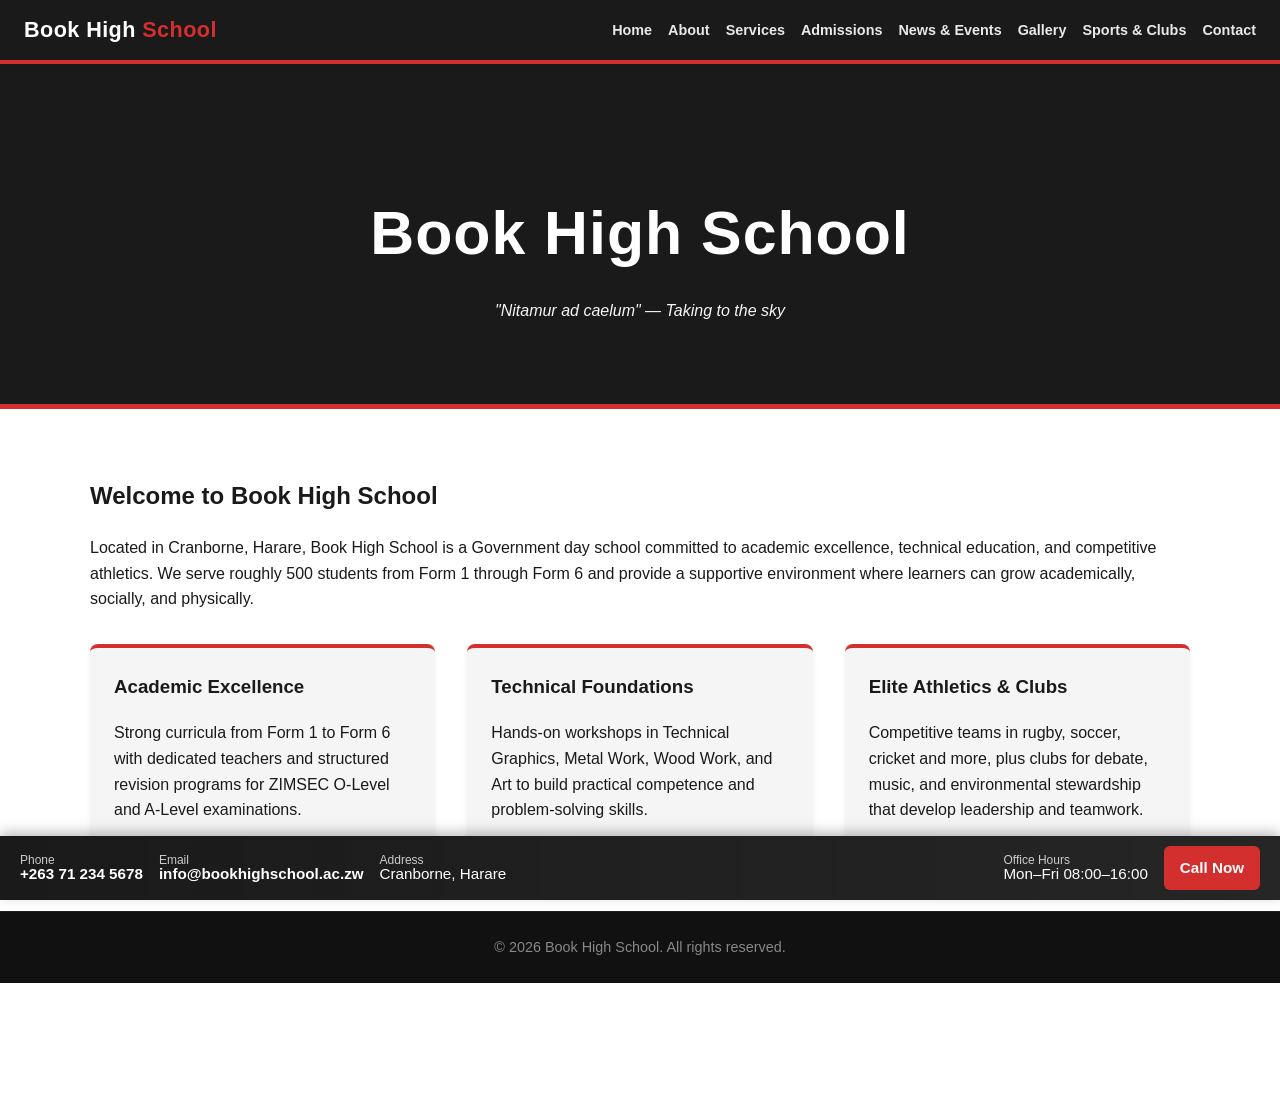
<file: index.html>
<!DOCTYPE html>
<html lang="en">
<head>
    <meta charset="UTF-8">
    <meta name="viewport" content="width=device-width, initial-scale=1.0">
    <title>Book High School | Home</title>
    <link rel="stylesheet" href="css/styles.css">
</head>
<body>

    <div id="site-header" aria-hidden="false"></div>
    <script>
      (async function(){
        const placeholder = document.getElementById('site-header');
        if(!placeholder) return;
        try{
          const res = await fetch('header.html', {cache: 'no-store'});
          if(res.ok){
            placeholder.innerHTML = await res.text();
          }
        }catch(e){ /* ignore */ }
      })();
    </script>

    <main id="home">
        <header class="hero" id="homepage-hero">
            <h1>Book High School</h1>
            <p class="motto">"Nitamur ad caelum" — Taking to the sky</p>
        </header>

        <section class="container" aria-labelledby="welcome-heading">
            <h2 id="welcome-heading">Welcome to Book High School</h2>
            <p>Located in Cranborne, Harare, Book High School is a Government day school committed to academic excellence, technical education, and competitive athletics. We serve roughly 500 students from Form 1 through Form 6 and provide a supportive environment where learners can grow academically, socially, and physically.</p>

            <div class="features-grid" role="list">
                <article class="feature-card" role="listitem">
                    <h3>Academic Excellence</h3>
                    <p>Strong curricula from Form 1 to Form 6 with dedicated teachers and structured revision programs for ZIMSEC O-Level and A-Level examinations.</p>
                </article>

                <article class="feature-card" role="listitem">
                    <h3>Technical Foundations</h3>
                    <p>Hands-on workshops in Technical Graphics, Metal Work, Wood Work, and Art to build practical competence and problem-solving skills.</p>
                </article>

                <article class="feature-card" role="listitem">
                    <h3>Elite Athletics & Clubs</h3>
                    <p>Competitive teams in rugby, soccer, cricket and more, plus clubs for debate, music, and environmental stewardship that develop leadership and teamwork.</p>
                </article>
            </div>
        </section>
    </main>

    <footer>
        &copy; 2026 Book High School. All rights reserved.
    </footer>

    <div class="contact-bar" role="contentinfo" aria-label="Quick contact information">
        <div class="contact-left">
            <div class="contact-item">
                <span class="label">Phone</span>
                <a href="tel:+263712345678">+263 71 234 5678</a>
            </div>

            <div class="contact-item">
                <span class="label">Email</span>
                <a href="mailto:info@bookhighschool.ac.zw">info@bookhighschool.ac.zw</a>
            </div>

            <div class="contact-item">
                <span class="label">Address</span>
                <span>Cranborne, Harare</span>
            </div>
        </div>

        <div class="contact-right">
            <div class="contact-item">
                <span class="label">Office Hours</span>
                <span>Mon–Fri 08:00–16:00</span>
            </div>

            <a class="contact-cta" href="tel:+263712345678">Call Now</a>
        </div>
    </div>

</body>
</html>
</file>
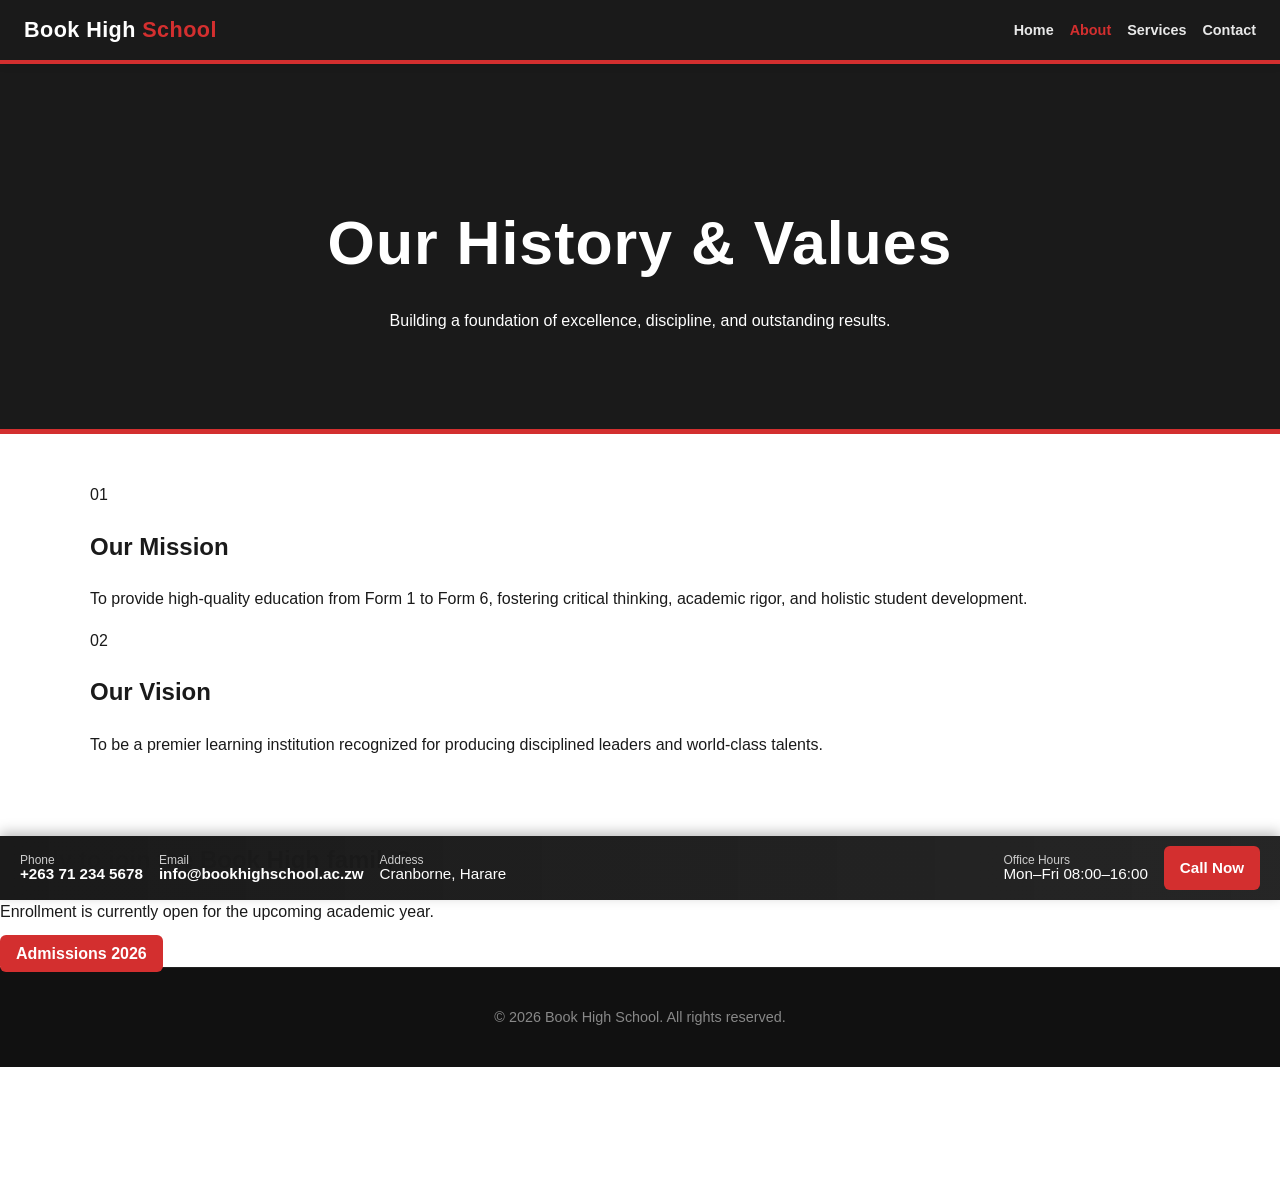
<file: About.html>
<!DOCTYPE html>
<html lang="en">
<head>
  <meta charset="UTF-8">
  <meta name="viewport" content="width=device-width, initial-scale=1.0">
  <title>About Us | Book High School</title>
  <link rel="stylesheet" href="css/styles.css">
</head>
<body>

  <!-- Navigation -->
  <nav aria-label="Main navigation">
    <div class="logo">Book High <span>School</span></div>
    <ul>
      <li><a href="index.html">Home</a></li>
      <li><a href="About.html" class="active">About</a></li>
      <li><a href="services.html">Services</a></li>
      <li><a href="contact.html">Contact</a></li>
    </ul>
  </nav>

  <!-- Hero Section -->
  <section class="hero about-hero" role="banner" aria-label="About hero">
    <div class="hero-content">
      <h1>Our History & Values</h1>
      <p>Building a foundation of excellence, discipline, and outstanding results.</p>
    </div>
  </section>

  <!-- Main Content Cards -->
  <main class="container about-main">
    <section class="mission-vision">
      <div class="card">
        <span class="card-number">01</span>
        <h2>Our Mission</h2>
        <p>To provide high-quality education from Form 1 to Form 6, fostering critical thinking, academic rigor, and holistic student development.</p>
      </div>
      
      <div class="card">
        <span class="card-number">02</span>
        <h2>Our Vision</h2>
        <p>To be a premier learning institution recognized for producing disciplined leaders and world-class talents.</p>
      </div>
    </section>
  </main>

  <!-- CTA Action Strip -->
  <section class="cta-strip">
    <div class="cta-content">
      <h2>Ready to join the Book High family?</h2>
      <p>Enrollment is currently open for the upcoming academic year.</p>
      <a href="contact.html" class="contact-cta">Admissions 2026</a>
    </div>
  </section>

  <footer class="footer">
    <p>&copy; 2026 Book High School. All rights reserved.</p>
  </footer>

  <!-- Quick contact bar -->
  <div class="contact-bar" role="contentinfo" aria-label="Quick contact information">
    <div class="contact-left">
      <div class="contact-item">
        <span class="label">Phone</span>
        <a href="tel:+263712345678">+263 71 234 5678</a>
      </div>
      <div class="contact-item">
        <span class="label">Email</span>
        <a href="mailto:info@bookhighschool.ac.zw">info@bookhighschool.ac.zw</a>
      </div>
      <div class="contact-item">
        <span class="label">Address</span>
        <span>Cranborne, Harare</span>
      </div>
    </div>
    <div class="contact-right">
      <div class="contact-item">
        <span class="label">Office Hours</span>
        <span>Mon–Fri 08:00–16:00</span>
      </div>
      <a class="contact-cta" href="tel:+263712345678">Call Now</a>
    </div>
  </div>

</body>
</html>
</file>
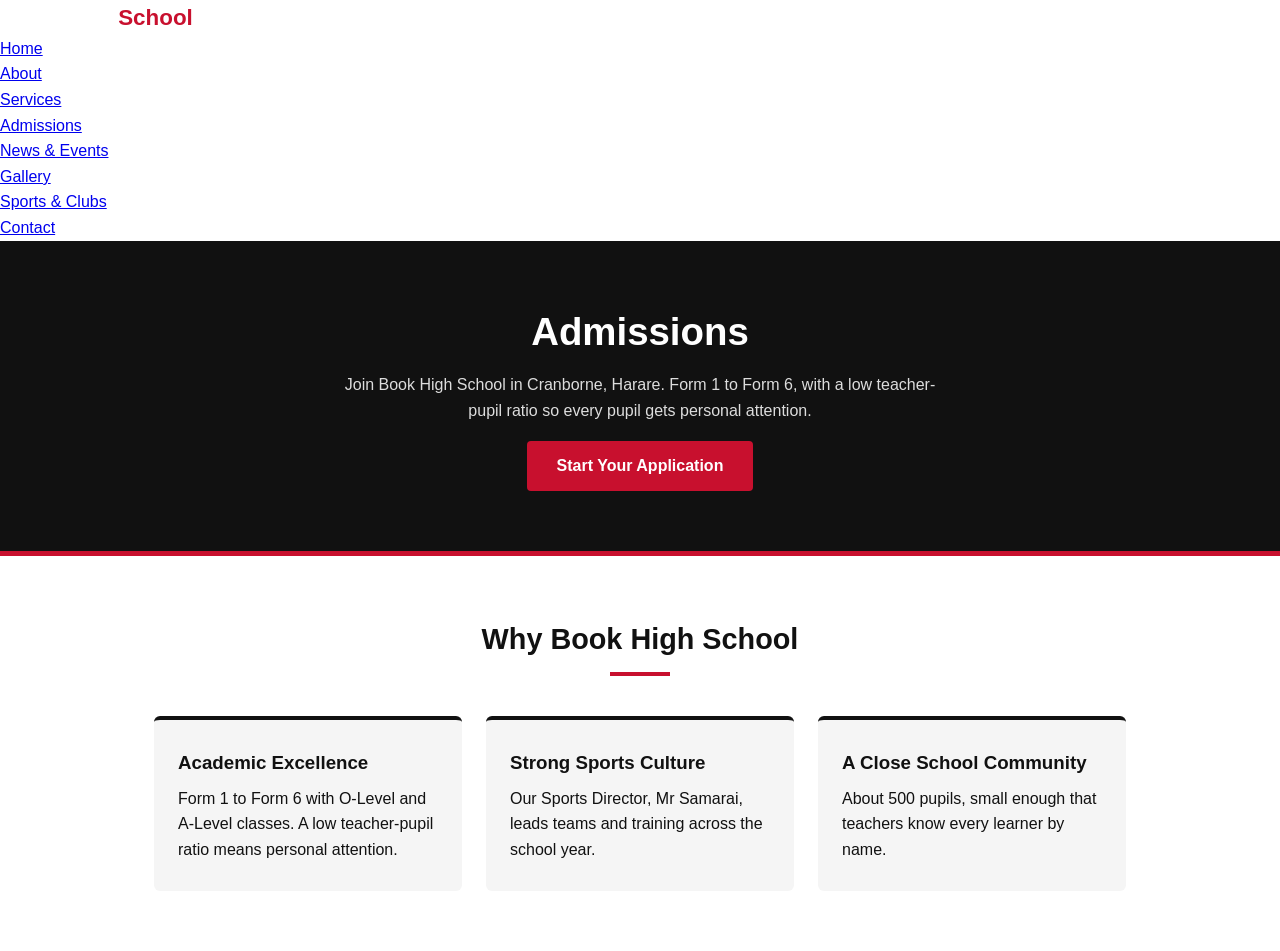
<file: admissions.html>
<!DOCTYPE html>
<html lang="en">
<head>
  <meta charset="UTF-8">
  <meta name="viewport" content="width=device-width, initial-scale=1">
  <title>Admissions | Book High School</title>
  <link rel="stylesheet" href="css/services.css">
</head>
<body>

  <div id="site-header"></div>
  <script>
    (async function(){
      const p=document.getElementById('site-header'); if(!p) return; try{ const r=await fetch('header.html',{cache:'no-store'}); if(r.ok) p.innerHTML=await r.text(); }catch(e){}
    })();
  </script>

  <section class="hero">
    <h1>Admissions</h1>
    <p>Join Book High School in Cranborne, Harare. Form 1 to Form 6, with a low teacher-pupil ratio so every pupil gets personal attention.</p>
    <a href="#apply" class="btn">Start Your Application</a>
  </section>

  <section class="container">
    <h2 class="section-title">Why Book High School</h2>
    <div class="grid">
      <div class="card">
        <h3>Academic Excellence</h3>
        <p>Form 1 to Form 6 with O-Level and A-Level classes. A low teacher-pupil ratio means personal attention.</p>
      </div>
      <div class="card">
        <h3>Strong Sports Culture</h3>
        <p>Our Sports Director, Mr Samarai, leads teams and training across the school year.</p>
      </div>
      <div class="card">
        <h3>A Close School Community</h3>
        <p>About 500 pupils, small enough that teachers know every learner by name.</p>
      </div>
    </div>
  </section>
</file>
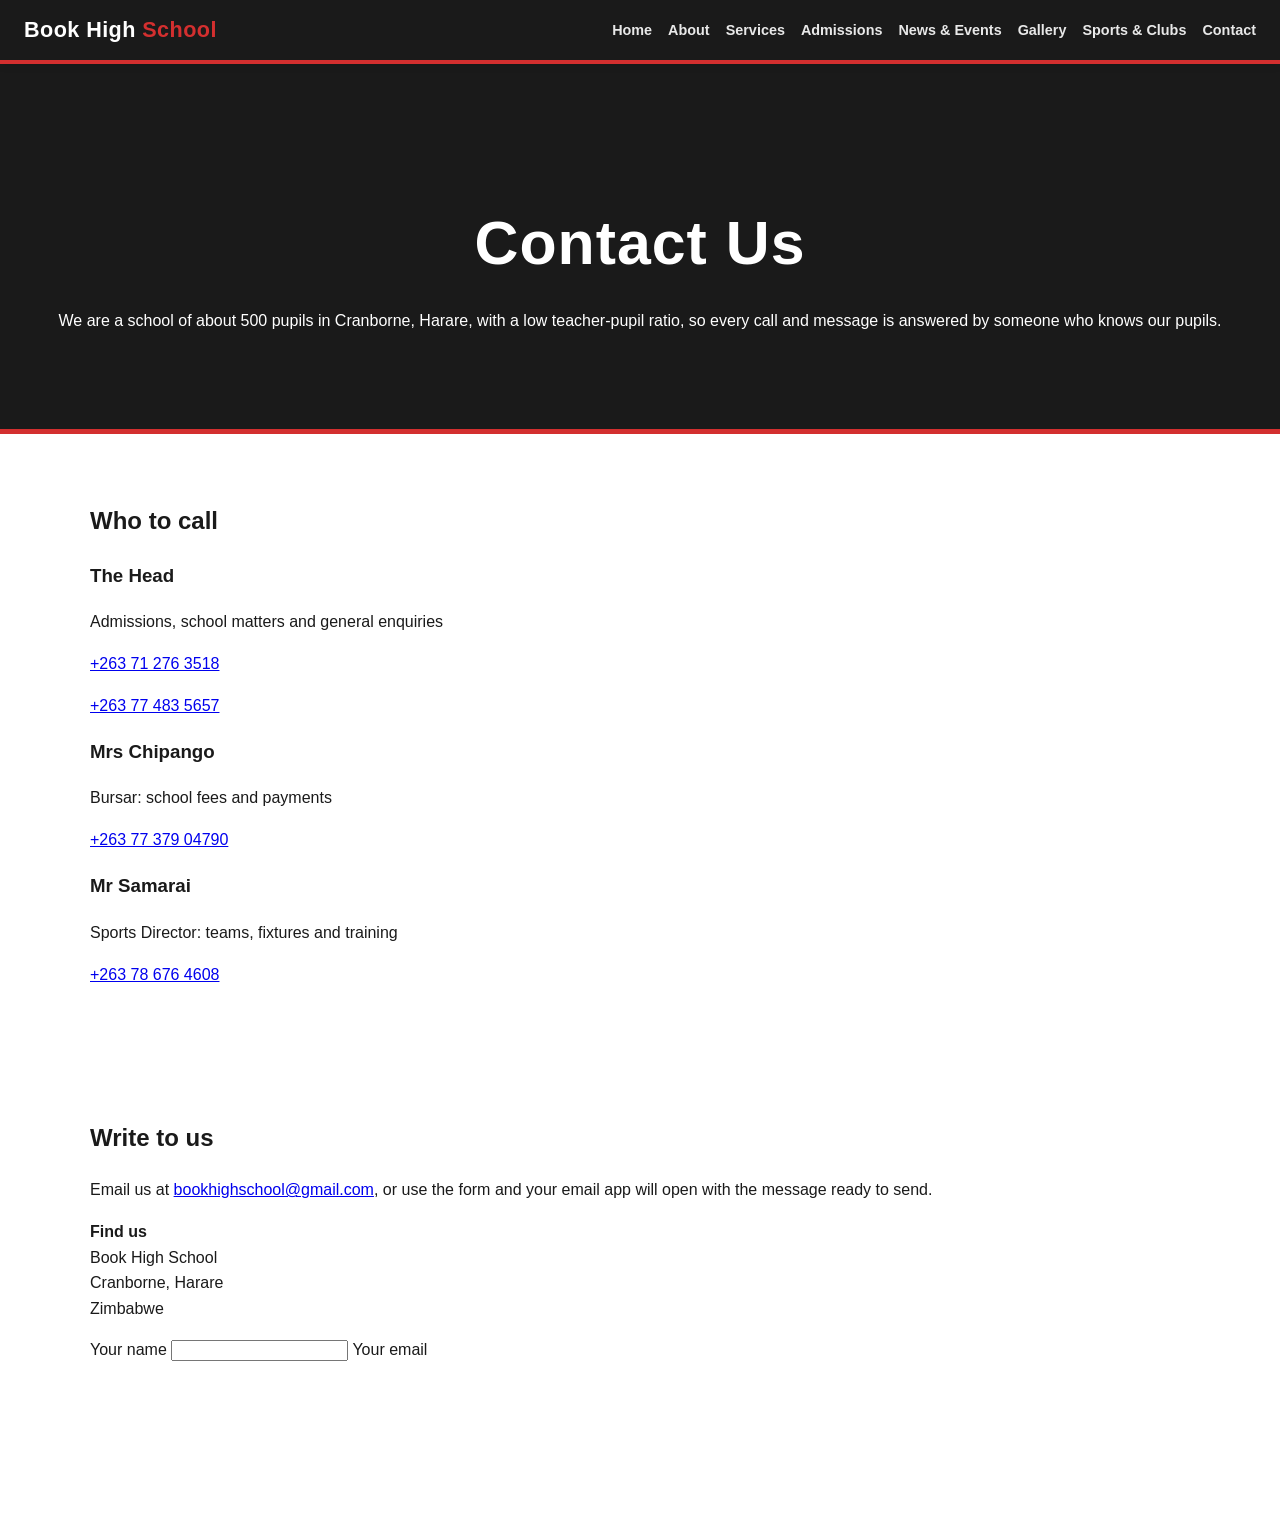
<file: contact.html>
<!DOCTYPE html>
<html lang="en">
<head>
  <meta charset="UTF-8">
  <meta name="viewport" content="width=device-width, initial-scale=1">
  <title>Contact | Book High School, Cranborne, Harare</title>
  <link rel="stylesheet" href="css/styles.css">
</head>
<body>

  <div id="site-header"></div>
  <script>
    (async function(){
      const p = document.getElementById('site-header');
      if(!p) return;
      try{ const r=await fetch('header.html',{cache:'no-store'}); if(r.ok) p.innerHTML=await r.text(); }catch(e){}
    })();
  </script>

  <section class="hero">
    <h1>Contact Us</h1>
    <p>We are a school of about 500 pupils in Cranborne, Harare, with a low teacher-pupil ratio, so every call and message is answered by someone who knows our pupils.</p>
  </section>

  <section class="container">
    <h2 class="section-title">Who to call</h2>
    <div class="grid">

      <article class="card">
        <h3>The Head</h3>
        <p class="role">Admissions, school matters and general enquiries</p>
        <p><a href="tel:+263712763518">+263 71 276 3518</a></p>
        <p><a href="tel:+263774835657">+263 77 483 5657</a></p>
      </article>

      <article class="card">
        <h3>Mrs Chipango</h3>
        <p class="role">Bursar: school fees and payments</p>
        <p><a href="tel:+2637737904790">+263 77 379 04790</a></p>
      </article>

      <article class="card">
        <h3>Mr Samarai</h3>
        <p class="role">Sports Director: teams, fixtures and training</p>
        <p><a href="tel:+263786764608">+263 78 676 4608</a></p>
      </article>

    </div>
  </section>

  <section class="container">
    <div class="write-layout">

      <div class="write-info">
        <h2>Write to us</h2>
        <p>Email us at <a href="mailto:bookhighschool@gmail.com">bookhighschool@gmail.com</a>, or use the form and your email app will open with the message ready to send.</p>
        <p class="address"><strong>Find us</strong><br>Book High School<br>Cranborne, Harare<br>Zimbabwe</p>
      </div>

      <form class="form" action="mailto:bookhighschool@gmail.com" method="post" enctype="text/plain">
        <label for="name">Your name</label>
        <input type="text" id="name" name="name" required>

        <label for="email">Your email</label>
</file>
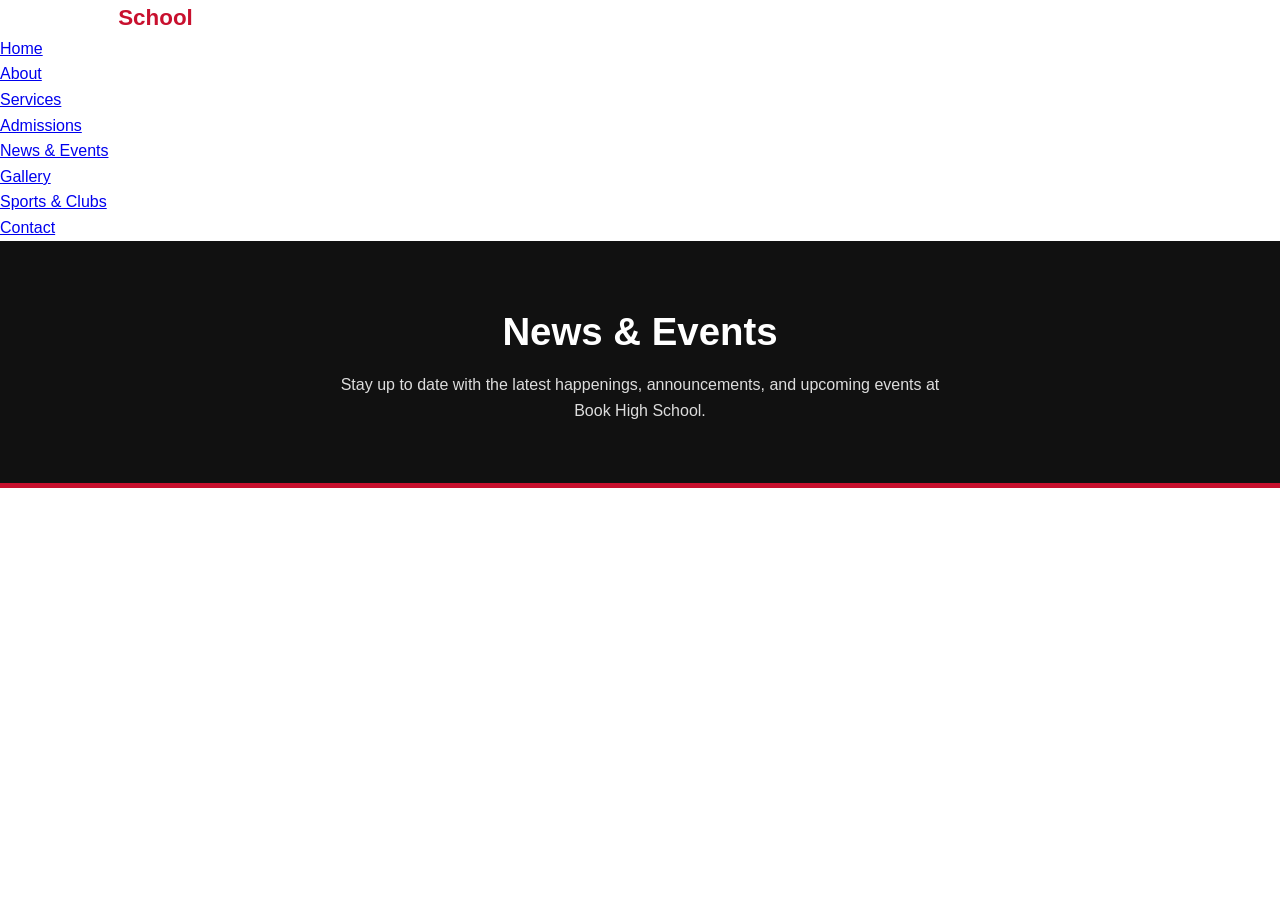
<file: News and Events.html>
<!DOCTYPE html>
<html lang="en">
<head>
  <meta charset="UTF-8">
  <meta name="viewport" content="width=device-width, initial-scale=1">
  <meta name="description" content="Latest news, upcoming events and announcements from Book High School, Cranborne, Harare.">
  <title>News &amp; Events | Book High School</title>
  <link rel="stylesheet" href="services.css">
  <link rel="stylesheet" href="css/news.css">
</head>
<body>

  <div id="site-header"></div>
  <script>
    (async function(){ const p=document.getElementById('site-header'); if(!p) return; try{ const r=await fetch('header.html',{cache:'no-store'}); if(r.ok) p.innerHTML=await r.text(); }catch(e){} })();
  </script>

  <!-- HERO -->
  <section class="hero">
    <h1>News &amp; Events</h1>
    <p>Stay up to date with the latest happenings, announcements, and upcoming events at Book High School.</p>
  </section>
</file>
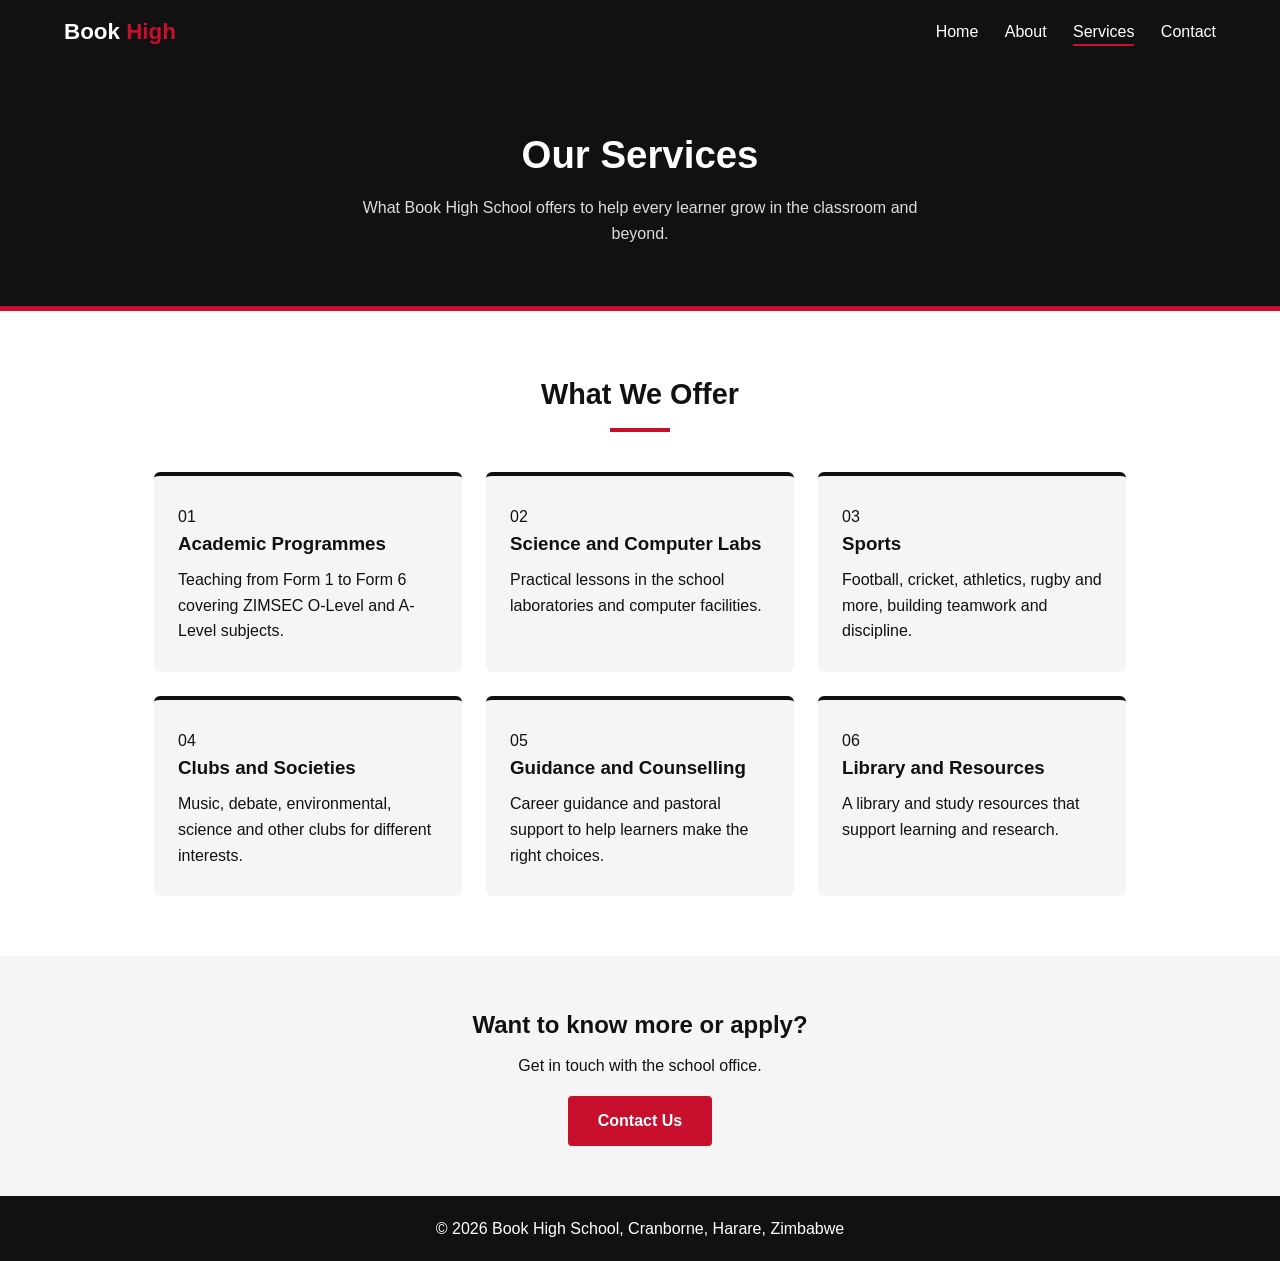
<file: services.html>
<!DOCTYPE html>
<html lang="en">
<head>
  <meta charset="UTF-8">
  <meta name="viewport" content="width=device-width, initial-scale=1">
  <title>Services | Book High School</title>
  <link rel="stylesheet" href="css/services.css">
</head>
<body>

  <header class="navbar">
    <a href="index.html" class="logo">Book <span>High</span></a>
    <nav>
      <a href="index.html">Home</a>
      <a href="about.html">About</a>
      <a href="services.html" class="active">Services</a>
      <a href="contact.html">Contact</a>
    </nav>
  </header>

  <section class="hero">
    <h1>Our Services</h1>
    <p>What Book High School offers to help every learner grow in the classroom and beyond.</p>
  </section>

  <main class="container">
    <h2 class="section-title">What We Offer</h2>
    <div class="grid">

      <article class="card">
        <span class="number">01</span>
        <h3>Academic Programmes</h3>
        <p>Teaching from Form 1 to Form 6 covering ZIMSEC O-Level and A-Level subjects.</p>
      </article>

      <article class="card">
        <span class="number">02</span>
        <h3>Science and Computer Labs</h3>
        <p>Practical lessons in the school laboratories and computer facilities.</p>
      </article>

      <article class="card">
        <span class="number">03</span>
        <h3>Sports</h3>
        <p>Football, cricket, athletics, rugby and more, building teamwork and discipline.</p>
      </article>

      <article class="card">
        <span class="number">04</span>
        <h3>Clubs and Societies</h3>
        <p>Music, debate, environmental, science and other clubs for different interests.</p>
      </article>

      <article class="card">
        <span class="number">05</span>
        <h3>Guidance and Counselling</h3>
        <p>Career guidance and pastoral support to help learners make the right choices.</p>
      </article>

      <article class="card">
        <span class="number">06</span>
        <h3>Library and Resources</h3>
        <p>A library and study resources that support learning and research.</p>
      </article>

    </div>
  </main>

  <section class="cta">
    <h2>Want to know more or apply?</h2>
    <p>Get in touch with the school office.</p>
    <a href="contact.html" class="btn">Contact Us</a>
  </section>

  <footer class="footer">
    <p>&copy; 2026 Book High School, Cranborne, Harare, Zimbabwe</p>
  </footer>

</body>
</html>
</file>
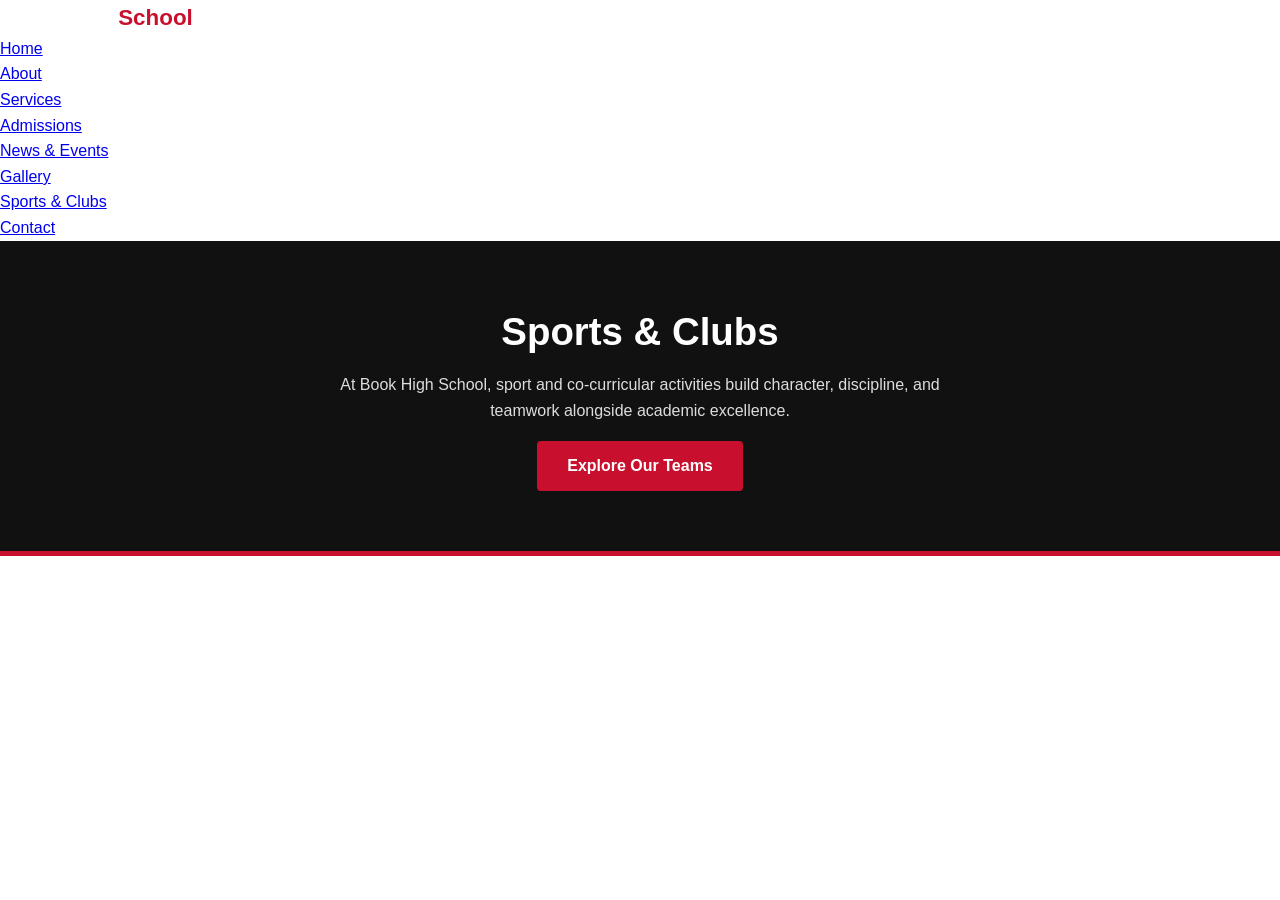
<file: Sports and Clubs.html>
<!DOCTYPE html>
<html lang="en">
<head>
  <meta charset="UTF-8">
  <meta name="viewport" content="width=device-width, initial-scale=1">
  <meta name="description" content="Sports teams and clubs at Book High School, Cranborne, Harare. Rugby, soccer, cricket, athletics, debate, music and more.">
  <title>Sports &amp; Clubs | Book High School</title>
  <link rel="stylesheet" href="services.css">
  <link rel="stylesheet" href="css/sports.css">
</head>
<body>

  <div id="site-header"></div>
  <script>
    (async function(){ const p=document.getElementById('site-header'); if(!p) return; try{ const r=await fetch('header.html',{cache:'no-store'}); if(r.ok) p.innerHTML=await r.text(); }catch(e){} })();
  </script>

  <!-- HERO -->
  <section class="hero">
    <h1>Sports &amp; Clubs</h1>
    <p>At Book High School, sport and co-curricular activities build character, discipline, and teamwork alongside academic excellence.</p>
    <a href="#sports" class="btn">Explore Our Teams</a>
  </section>
</file>
<file: css/styles.css>
/* Global design tokens */
:root {
  --red: #D32F2F;
  --black: #1A1A1A;
  --white: #FFFFFF;
  --light-gray: #F5F5F5;
  --contact-height: 64px;
}

/* Base */
html, body {
  margin: 0;
  padding: 0 0 var(--contact-height);
  font-family: 'Segoe UI', Tahoma, Geneva, Verdana, sans-serif;
  color: var(--black);
  background-color: var(--white);
  line-height: 1.6;
}

/* Shared Header / Navigation */
nav {
  background-color: var(--black);
  padding: 0.8rem 1.5rem;
  display: flex;
  justify-content: space-between;
  align-items: center;
  position: sticky;
  top: 0;
  z-index: 1000;
  border-bottom: 4px solid var(--red);
  box-shadow: 0 2px 8px rgba(0, 0, 0, 0.08);
}
nav .logo {
  color: var(--white);
  font-size: 1.35rem;
  font-weight: 700;
  letter-spacing: 0.02em;
}
nav .logo span { color: var(--red); }
nav ul {
  list-style: none;
  margin: 0;
  padding: 0;
  display: flex;
  gap: 0.9rem 1rem;
  flex-wrap: wrap;
  justify-content: flex-end;
}
nav ul li a {
  color: var(--white);
  text-decoration: none;
  font-weight: 600;
  font-size: 0.9rem;
  transition: color 0.25s ease, opacity 0.25s ease;
  opacity: 0.9;
}
nav ul li a:hover,
nav ul li a:focus,
nav ul li a.active {
  color: var(--red);
  opacity: 1;
  outline: none;
}

/* Hero */
.hero {
  background-color: var(--black);
  color: var(--white);
  text-align: center;
  padding: 5rem 2rem;
  border-bottom: 5px solid var(--red);
}
.hero h1 {
  font-size: clamp(2.2rem, 5vw, 3.8rem);
  margin-bottom: 0.45rem;
  letter-spacing: 1px;
}
.hero .motto {
  font-style: italic;
  font-size: 1rem;
  color: var(--light-gray);
  margin-bottom: 0;
}

/* Main container */
.container { max-width: 1100px; margin: 0 auto; padding: 3rem 2rem; }

/* Features grid */
.features-grid {
  display: grid;
  grid-template-columns: repeat(auto-fit, minmax(250px, 1fr));
  gap: 2rem;
  margin-top: 2rem;
}
.feature-card {
  background-color: var(--light-gray);
  padding: 1.5rem;
  border-radius: 8px;
  border-top: 4px solid var(--red);
  box-shadow: 0 4px 6px rgba(0,0,0,0.05);
}
.feature-card h3 { margin-top: 0; color: var(--black); }

/* Contact Bar */
.contact-bar {
  position: fixed;
  left: 0;
  right: 0;
  bottom: 0;
  height: var(--contact-height);
  background: linear-gradient(90deg, var(--black), rgba(26,26,26,0.95));
  color: var(--white);
  display: flex;
  align-items: center;
  justify-content: space-between;
  gap: 1rem;
  padding: 0 1.25rem;
  z-index: 1100;
  box-shadow: 0 -4px 12px rgba(0,0,0,0.25);
  font-size: 0.95rem;
}
.contact-left, .contact-right { display:flex; align-items:center; gap:1rem; }
.contact-item { display:flex; flex-direction:column; line-height:1; }
.contact-item .label { font-size:0.75rem; color:#cccccc; }
.contact-item a { color:var(--white); text-decoration:none; font-weight:600; }
.contact-cta { background: var(--red); color: var(--white); padding:0.6rem 1rem; border-radius:6px; font-weight:700; text-decoration:none; }

/* Footer */
footer {
  text-align: center;
  background-color: #111;
  color: #888;
  padding: 1.5rem;
  font-size: 0.9rem;
  border-top: 1px solid #222;
}

/* Responsive tweaks */
@media (max-width: 900px) {
  nav {
    padding: 0.75rem 1rem;
    align-items: flex-start;
    flex-direction: column;
    gap: 0.65rem;
  }
  nav ul {
    width: 100%;
    justify-content: flex-start;
    gap: 0.7rem 0.9rem;
  }
}
@media (max-width: 800px) {
  .hero h1 { font-size: 2.25rem; }
  .hero { padding: 4.2rem 1.25rem; }
  .contact-bar { padding: 0 0.75rem; font-size:0.9rem; }
}
@media (max-width: 480px) {
  nav ul { gap: 0.55rem 0.75rem; }
  nav ul li a { font-size: 0.82rem; }
  .contact-bar { height:auto; flex-direction:column; align-items:stretch; padding:0.5rem; gap:0.5rem; }
  .contact-left, .contact-right { width:100%; justify-content:space-between; }
  body { padding-bottom: calc(var(--contact-height) + 20px); }
}
</file>
<file: css/services.css>
/* Colour rule: 60% white, 30% black, 10% red */
:root {
  --white: #ffffff;
  --light: #f5f5f5;
  --black: #111111;
  --red: #c8102e;
}

* { box-sizing: border-box; margin: 0; padding: 0; }

body {
  font-family: "Segoe UI", Arial, sans-serif;
  background: var(--white);   /* 60% */
  color: var(--black);
  line-height: 1.6;
}

/* NAVBAR (black = 30%) */
.navbar {
  background: var(--black);
  display: flex;
  justify-content: space-between;
  align-items: center;
  flex-wrap: wrap;
  padding: 14px 5%;
}
.logo { color: var(--white); font-size: 1.4rem; font-weight: 700; text-decoration: none; }
.logo span { color: var(--red); }
.navbar nav a {
  color: var(--white);
  text-decoration: none;
  margin-left: 22px;
  padding-bottom: 4px;
}
.navbar nav a:hover,
.navbar nav a.active { border-bottom: 2px solid var(--red); }

/* HERO (black = 30%, red accent line = 10%) */
.hero {
  background: var(--black);
  color: var(--white);
  text-align: center;
  padding: 60px 5%;
  border-bottom: 5px solid var(--red);
}
.hero h1 { font-size: 2.4rem; margin-bottom: 10px; }
.hero p { max-width: 600px; margin: auto; color: #ddd; }

/* CONTENT (white = 60%) */
.container { padding: 60px 5%; max-width: 1100px; margin: auto; }
.section-title { text-align: center; margin-bottom: 40px; font-size: 1.8rem; }
.section-title::after {
  content: "";
  display: block;
  width: 60px; height: 4px;
  background: var(--red);
  margin: 10px auto 0;
}

.grid {
  display: grid;
  grid-template-columns: repeat(auto-fit, minmax(280px, 1fr));
  gap: 24px;
}
.card {
  background: var(--light);
  border-top: 4px solid var(--black);
  padding: 28px 24px;
  border-radius: 6px;
  transition: transform .2s, border-color .2s, box-shadow .2s;
}
.card:hover {
  transform: translateY(-6px);
  border-top-color: var(--red);
  box-shadow: 0 8px 20px rgba(0,0,0,.12);
}
.icon { font-size: 2.2rem; margin-bottom: 12px; }
.card h3 { margin-bottom: 8px; }

/* CALL TO ACTION */
.cta { background: var(--light); text-align: center; padding: 50px 5%; }
.cta h2 { margin-bottom: 8px; }
.btn {
  display: inline-block;
  margin-top: 18px;
  background: var(--red);
  color: var(--white);
  padding: 12px 30px;
  border-radius: 4px;
  text-decoration: none;
  font-weight: 600;
}
.btn:hover { background: var(--black); }

/* FOOTER */
.footer { background: var(--black); color: var(--white); text-align: center; padding: 20px; }

@media (max-width: 600px) {
  .navbar { flex-direction: column; gap: 10px; }
  .navbar nav a { margin: 0 10px; }
  .hero h1 { font-size: 1.8rem; }
}
</file>
<file: services.css>
:root {
  --white: #ffffff;
  --light: #f5f5f5;
  --black: #111111;
  --red: #c8102e;
}

* {
  box-sizing: border-box;
  margin: 0;
  padding: 0;
}

body {
  font-family: Arial, sans-serif;
  background: var(--white);
  color: var(--black);
  line-height: 1.6;
}

.navbar {
  background: var(--black);
  display: flex;
  justify-content: space-between;
  align-items: center;
  flex-wrap: wrap;
  padding: 14px 5%;
}

.logo {
  color: var(--white);
  font-size: 1.4rem;
  font-weight: bold;
  text-decoration: none;
}

.logo span {
  color: var(--red);
}

.navbar nav a {
  color: var(--white);
  text-decoration: none;
  margin-left: 22px;
  padding-bottom: 4px;
}

.navbar nav a:hover,
.navbar nav a.active {
  border-bottom: 2px solid var(--red);
}

.hero {
  background: var(--black);
  color: var(--white);
  text-align: center;
  padding: 60px 5%;
  border-bottom: 5px solid var(--red);
}

.hero h1 {
  font-size: 2.4rem;
  margin-bottom: 10px;
}

.hero p {
  max-width: 600px;
  margin: auto;
  color: #dddddd;
}

.container {
  padding: 60px 5%;
  max-width: 1100px;
  margin: auto;
}

.section-title {
  text-align: center;
  margin-bottom: 40px;
  font-size: 1.8rem;
}

.section-title::after {
  content: "";
  display: block;
  width: 60px;
  height: 4px;
  background: var(--red);
  margin: 10px auto 0;
}

.grid {
  display: grid;
  grid-template-columns: repeat(auto-fit, minmax(280px, 1fr));
  gap: 24px;
}

.card {
  background: var(--light);
  border-top: 4px solid var(--black);
  padding: 28px 24px;
  border-radius: 6px;
  transition: transform 0.2s, border-color 0.2s, box-shadow 0.2s;
}

.card:hover {
  transform: translateY(-6px);
  border-top-color: var(--red);
  box-shadow: 0 8px 20px rgba(0, 0, 0, 0.12);
}

.number {
  display: block;
  font-size: 1.6rem;
  font-weight: bold;
  color: var(--red);
  margin-bottom: 8px;
}

.card h3 {
  margin-bottom: 8px;
}

.cta {
  background: var(--light);
  text-align: center;
  padding: 50px 5%;
}

.cta h2 {
  margin-bottom: 8px;
}

.btn {
  display: inline-block;
  margin-top: 18px;
  background: var(--red);
  color: var(--white);
  padding: 12px 30px;
  border-radius: 4px;
  text-decoration: none;
  font-weight: bold;
}

.btn:hover {
  background: var(--black);
}

.footer {
  background: var(--black);
  color: var(--white);
  text-align: center;
  padding: 20px;
}

@media (max-width: 600px) {
  .navbar {
    flex-direction: column;
    gap: 10px;
  }

  .navbar nav a {
    margin: 0 10px;
  }

  .hero h1 {
    font-size: 1.8rem;
  }
}
</file>
<file: css/news.css>
/* =============================================
   News & Events page – extra styles
   Extends services.css (loaded first in HTML)
   Colour rule: 60 % white · 30 % black · 10 % red
   ============================================= */

/* ---------- Tag badges ---------- */
.tag {
  display: inline-block;
  margin-top: 12px;
  padding: 4px 12px;
  font-size: 0.78rem;
  font-weight: 700;
  letter-spacing: 0.5px;
  text-transform: uppercase;
  border-radius: 3px;
  background: var(--black);
  color: var(--white);
}

.tag-sport {
  background: var(--red);
}

.tag-club {
  background: #2e7d32;          /* green accent for clubs */
}

/* ---------- Date badge inside event cards ---------- */
.event-card {
  position: relative;
  padding-left: 90px;
  min-height: 120px;
}

.date-badge {
  position: absolute;
  left: 20px;
  top: 24px;
  width: 56px;
  text-align: center;
  line-height: 1.15;
}

.date-day {
  display: block;
  font-size: 1.8rem;
  font-weight: 800;
  color: var(--red);
}

.date-month {
  display: block;
  font-size: 0.82rem;
  font-weight: 700;
  text-transform: uppercase;
  color: var(--black);
}

/* ---------- News list (stacked articles) ---------- */
.news-list {
  display: flex;
  flex-direction: column;
  gap: 28px;
}

.news-item {
  background: var(--light);
  border-left: 5px solid var(--black);
  padding: 28px 28px 20px;
  border-radius: 6px;
  transition: border-color 0.2s, box-shadow 0.2s;
}

.news-item:hover {
  border-left-color: var(--red);
  box-shadow: 0 6px 18px rgba(0, 0, 0, 0.1);
}

.news-item h3 {
  margin: 10px 0 8px;
  font-size: 1.15rem;
}

.news-meta {
  display: flex;
  align-items: center;
  gap: 12px;
  flex-wrap: wrap;
}

.news-meta time {
  font-size: 0.85rem;
  color: #666;
  font-weight: 600;
}

.news-meta .tag {
  margin-top: 0;              /* override default top margin inside meta row */
}

/* ---------- Responsive ---------- */
@media (max-width: 600px) {
  .event-card {
    padding-left: 24px;
    padding-top: 80px;
  }

  .date-badge {
    position: static;
    display: flex;
    gap: 6px;
    margin-bottom: 8px;
  }

  .date-day {
    font-size: 1.3rem;
  }
}
</file>
<file: css/sports.css>
/* =============================================
   Sports & Clubs page – extra styles
   Extends services.css (loaded first in HTML)
   Colour rule: 60 % white · 30 % black · 10 % red
   ============================================= */

/* Section intro paragraph below the title */
.section-intro {
  text-align: center;
  max-width: 720px;
  margin: -20px auto 36px;
  color: #555;
}

/* Sport / club icon (emoji or future SVG) */
.sport-icon {
  display: block;
  font-size: 2.4rem;
  margin-bottom: 10px;
}

/* Term / day tag badges */
.tag {
  display: inline-block;
  margin-top: 14px;
  padding: 4px 12px;
  font-size: 0.78rem;
  font-weight: 700;
  letter-spacing: 0.5px;
  text-transform: uppercase;
  border-radius: 3px;
  background: var(--black);
  color: var(--white);
}

.club-tag {
  background: var(--red);
}

/* Give sport cards a red left accent on hover for variety */
.sport-card {
  border-left: 4px solid transparent;
  transition: transform 0.2s, border-color 0.2s, box-shadow 0.2s, border-left-color 0.2s;
}
.sport-card:hover {
  border-left-color: var(--red);
}

/* Give club cards a black left accent on hover */
.club-card {
  border-left: 4px solid transparent;
  transition: transform 0.2s, border-color 0.2s, box-shadow 0.2s, border-left-color 0.2s;
}
.club-card:hover {
  border-left-color: var(--black);
}
</file>
